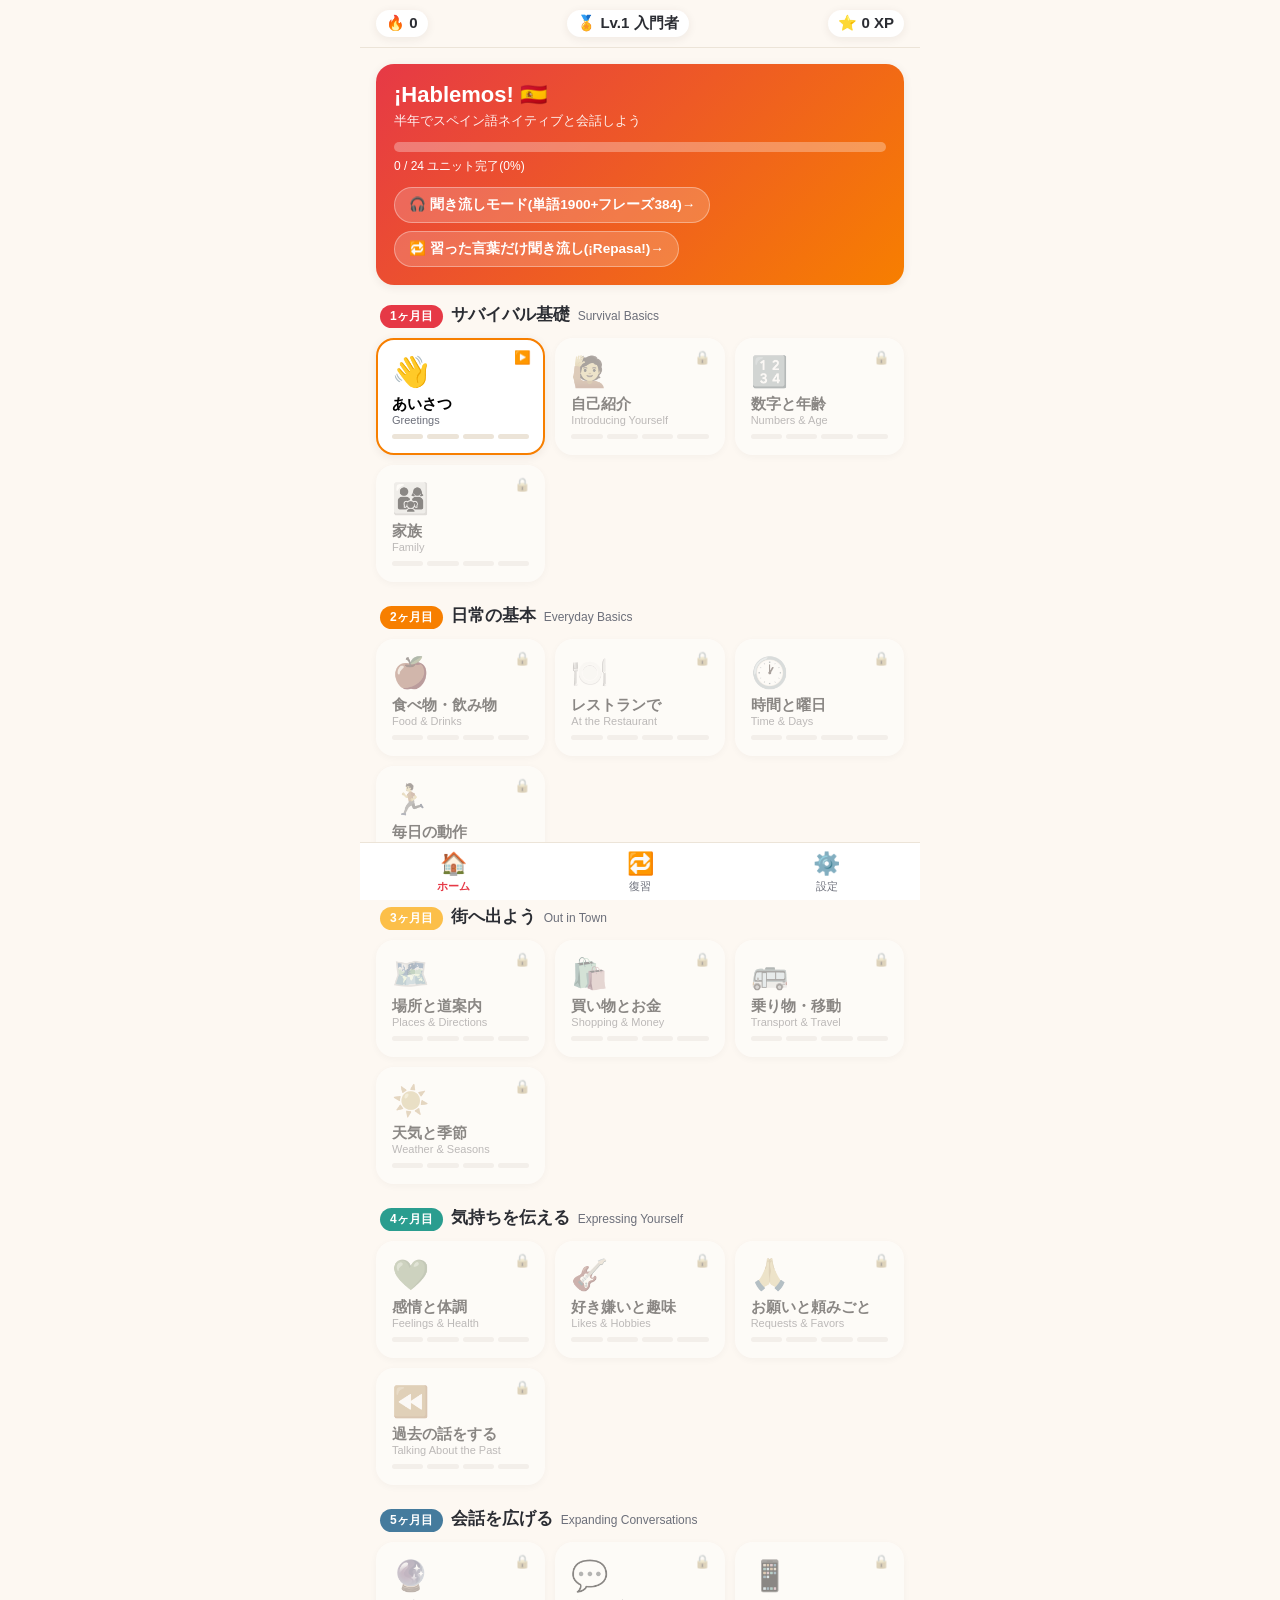
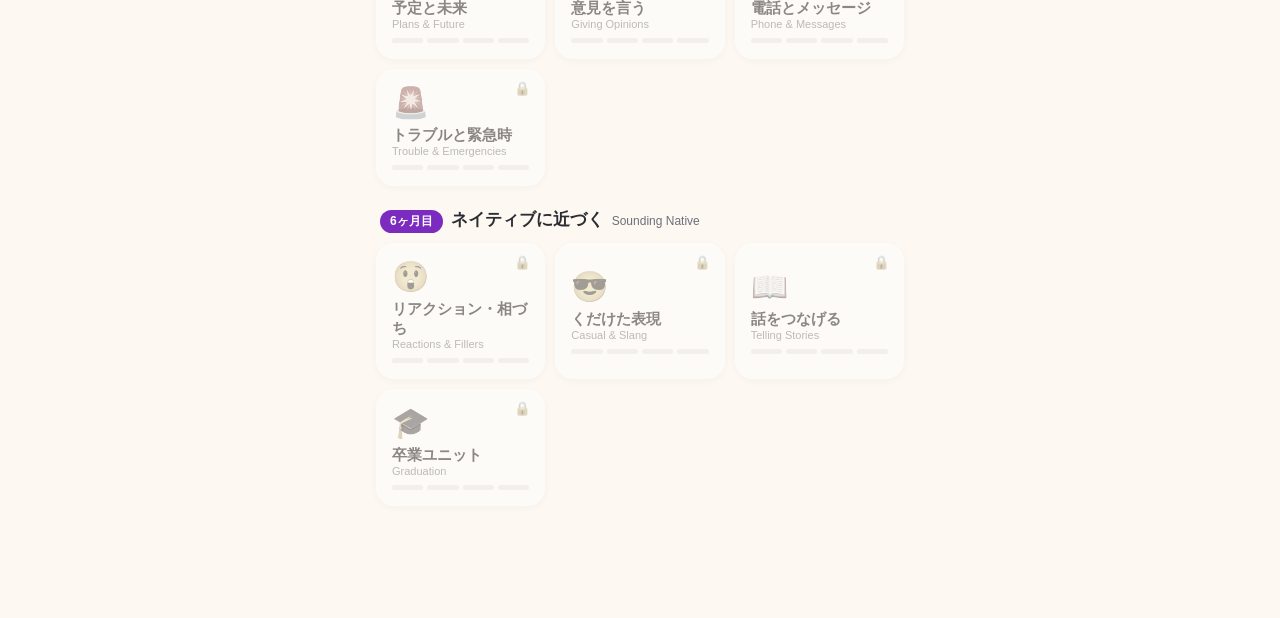
<file: index.html>
<!DOCTYPE html>
<html lang="ja">
<head>
  <meta charset="UTF-8">
  <meta name="viewport" content="width=device-width, initial-scale=1.0, viewport-fit=cover, user-scalable=no">
  <title>¡Hablemos! — 半年でスペイン語会話</title>
  <meta name="description" content="半年でスペイン語ネイティブと会話できるようになる学習アプリ">
  <meta name="theme-color" content="#e63946">
  <link rel="manifest" href="manifest.webmanifest">
  <link rel="icon" href="icon.svg" type="image/svg+xml">
  <link rel="apple-touch-icon" href="apple-touch-icon.png">
  <meta name="apple-mobile-web-app-capable" content="yes">
  <meta name="apple-mobile-web-app-status-bar-style" content="black-translucent">
  <meta name="apple-mobile-web-app-title" content="¡Hablemos!">
  <link rel="stylesheet" href="styles.css">
</head>
<body>
  <div id="app">
    <header id="topbar">
      <div class="stat" id="stat-streak" title="連続学習日数">🔥 <span>0</span></div>
      <div class="stat" id="stat-level" title="レベル">🏅 <span>Lv.1</span></div>
      <div class="stat" id="stat-xp" title="経験値">⭐ <span>0</span> XP</div>
    </header>

    <main id="screen"><!-- 画面はJSで描画 --></main>

    <nav id="tabbar">
      <button class="tab active" data-tab="home"><span class="tab-icon">🏠</span><span class="tab-label">ホーム</span></button>
      <button class="tab" data-tab="review"><span class="tab-icon">🔁</span><span class="tab-label">復習</span></button>
      <button class="tab" data-tab="settings"><span class="tab-icon">⚙️</span><span class="tab-label">設定</span></button>
    </nav>
  </div>

  <script src="data.js"></script>
  <script src="app.js"></script>
</body>
</html>
</file>
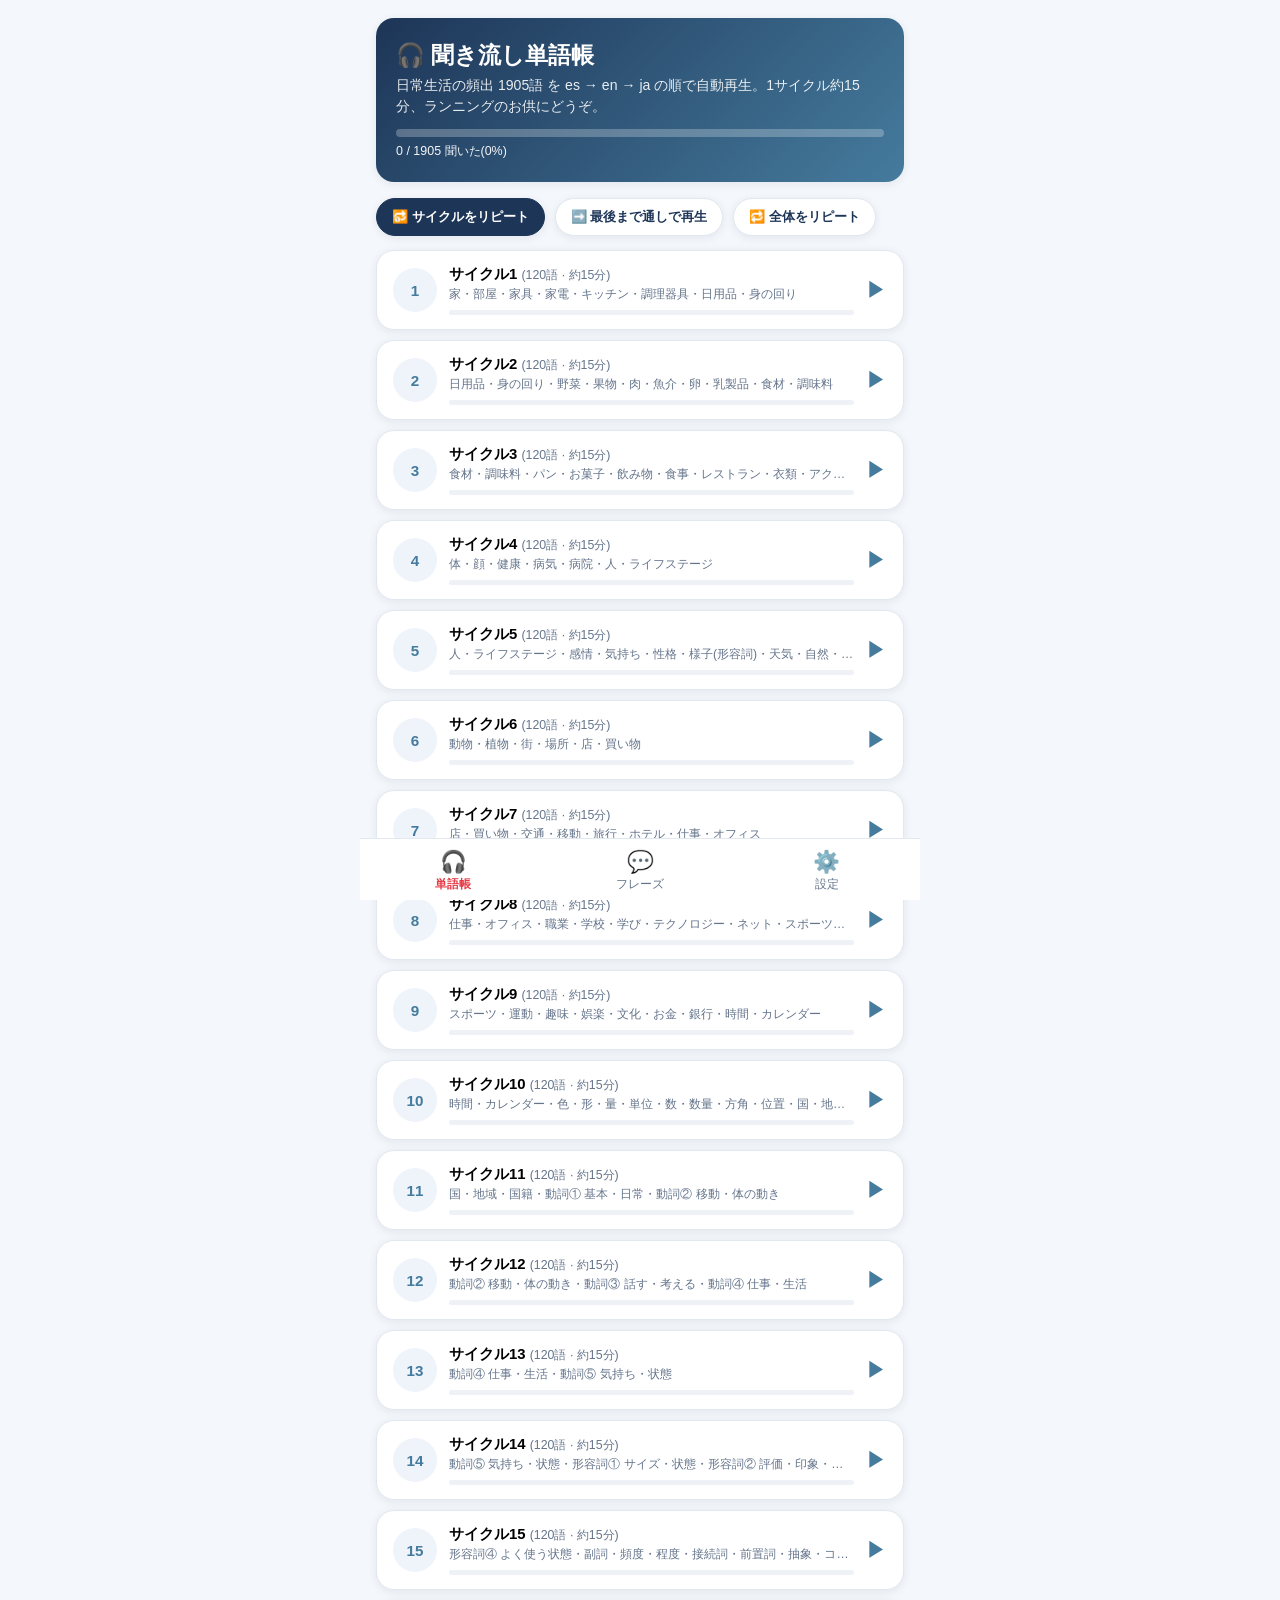
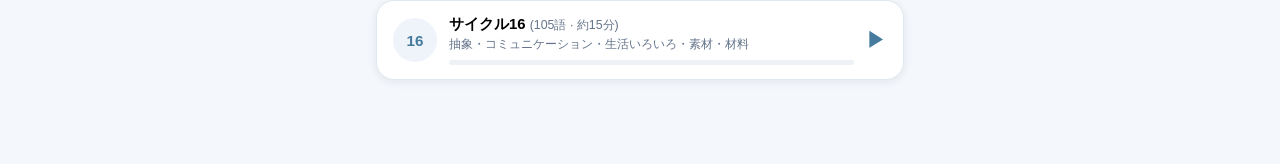
<file: listen/index.html>
<!DOCTYPE html>
<html lang="ja">
<head>
  <meta charset="UTF-8">
  <meta name="viewport" content="width=device-width, initial-scale=1.0, viewport-fit=cover, user-scalable=no">
  <title>¡Escucha! — 聞き流しスペイン語 2000語</title>
  <meta name="description" content="頻出2000単語+ネイティブフレーズを es→en→ja の順で自動読み上げ。ランニング中でも聞き流せるスペイン語アプリ">
  <meta name="theme-color" content="#1d3557">
  <link rel="manifest" href="manifest.webmanifest">
  <link rel="icon" href="icon.svg" type="image/svg+xml">
  <link rel="apple-touch-icon" href="apple-touch-icon.png">
  <meta name="apple-mobile-web-app-capable" content="yes">
  <meta name="apple-mobile-web-app-status-bar-style" content="black-translucent">
  <meta name="apple-mobile-web-app-title" content="¡Escucha!">
  <link rel="stylesheet" href="styles.css">
</head>
<body>
  <div id="app">
    <main id="screen"><!-- 画面はJSで描画 --></main>

    <nav id="tabbar">
      <button class="tab active" data-tab="words"><span class="tab-icon">🎧</span><span class="tab-label">単語帳</span></button>
      <button class="tab" data-tab="phrases"><span class="tab-icon">💬</span><span class="tab-label">フレーズ</span></button>
      <button class="tab" data-tab="settings"><span class="tab-icon">⚙️</span><span class="tab-label">設定</span></button>
    </nav>
  </div>

  <div id="nightshade" hidden>
    <div class="ns-word"></div>
    <div class="ns-hint">ダブルタップで画面に戻る</div>
  </div>

  <script src="data-words-1.js"></script>
  <script src="data-words-2.js"></script>
  <script src="data-words-3.js"></script>
  <script src="data-words-4.js"></script>
  <script src="data-words-5.js"></script>
  <script src="data-phrases.js"></script>
  <script src="app.js"></script>
</body>
</html>
</file>
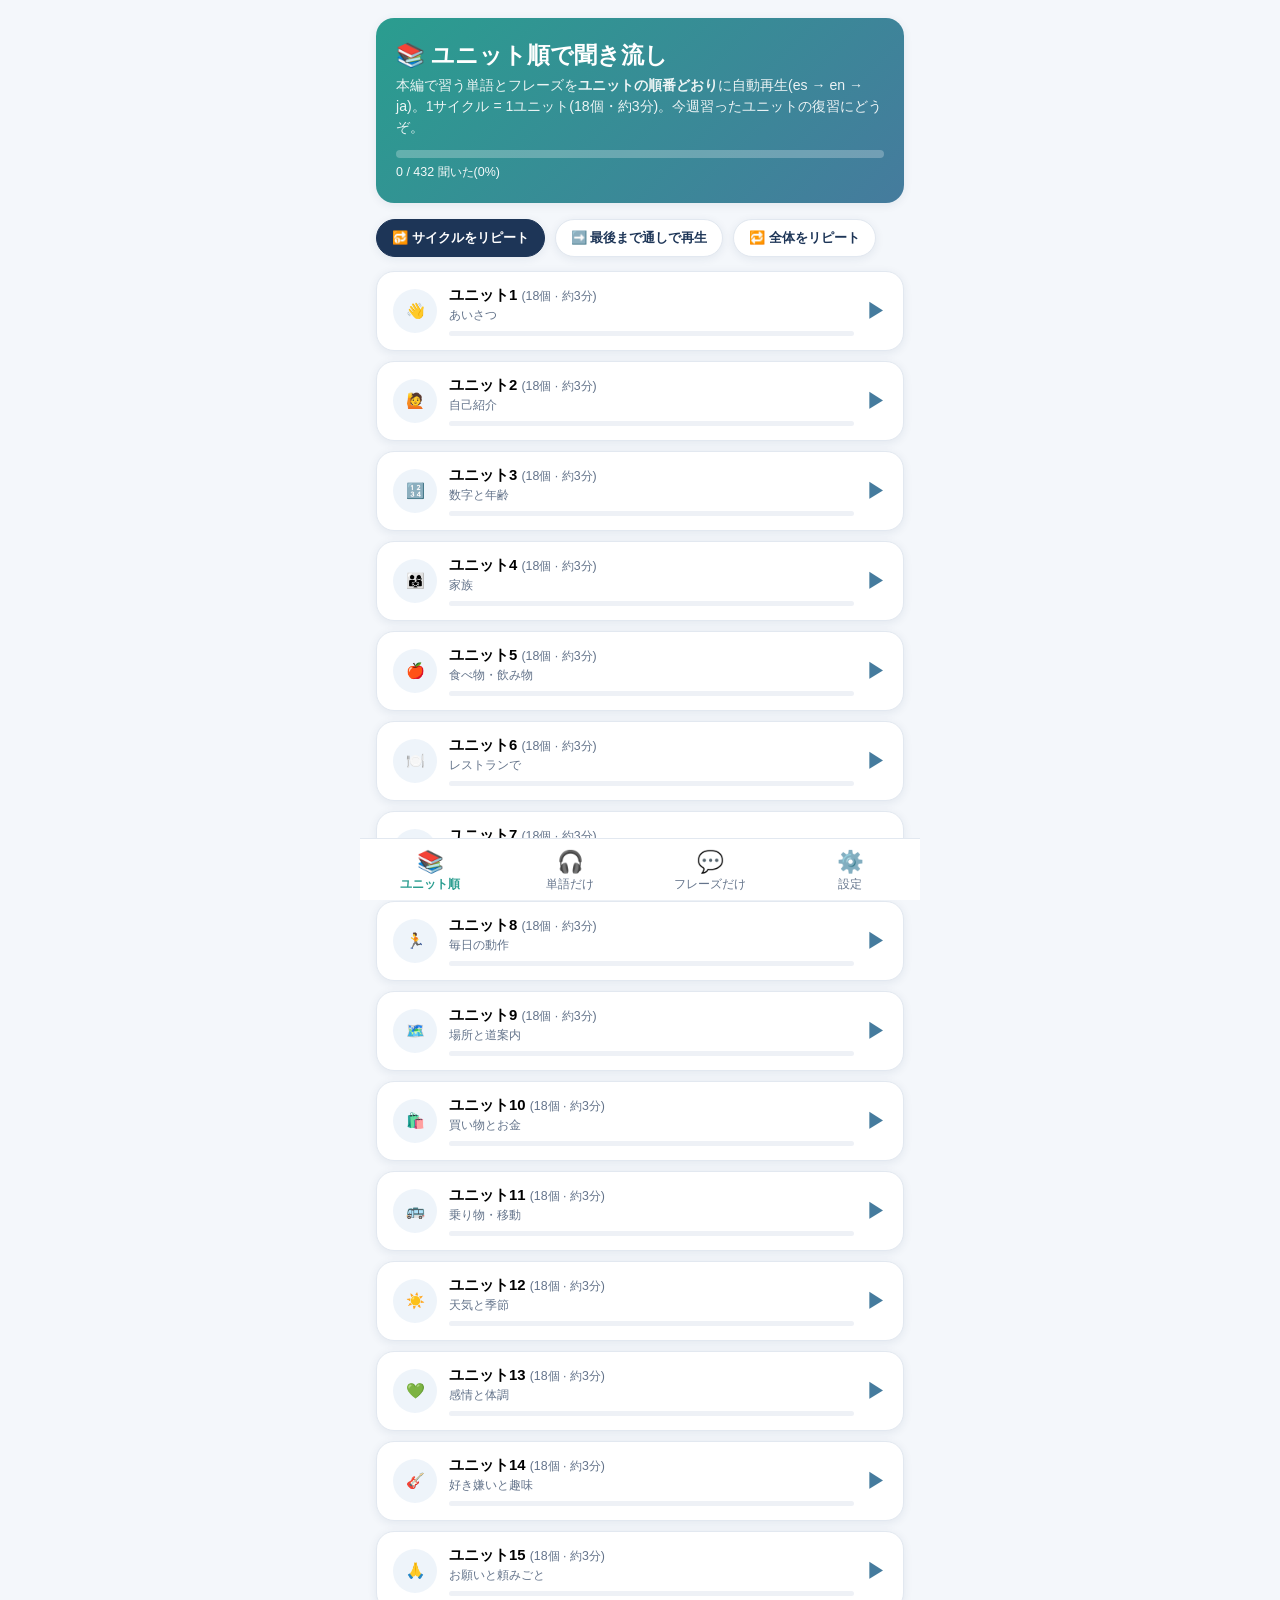
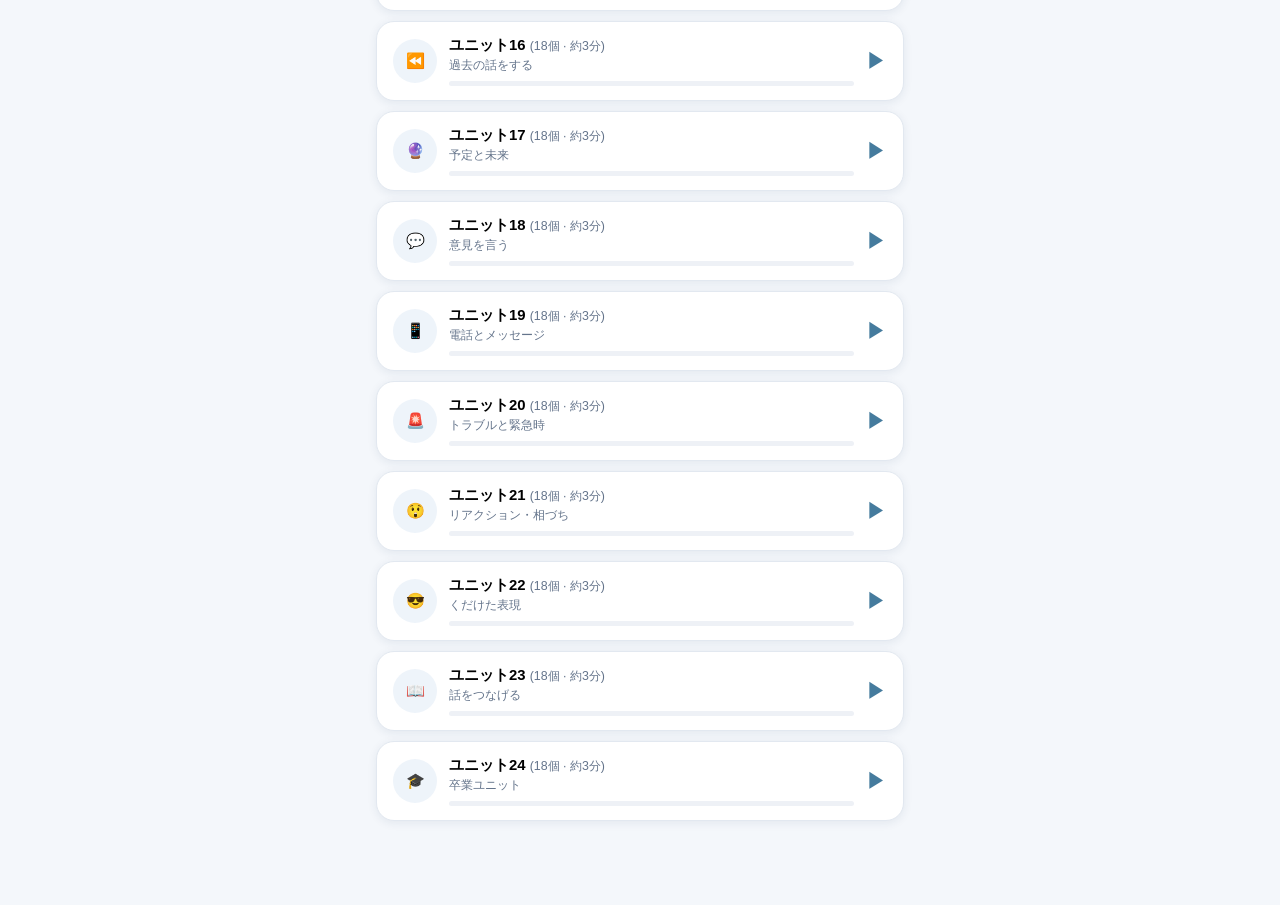
<file: repaso/index.html>
<!DOCTYPE html>
<html lang="ja">
<head>
  <meta charset="UTF-8">
  <meta name="viewport" content="width=device-width, initial-scale=1.0, viewport-fit=cover, user-scalable=no">
  <title>¡Repasa! — 本編の単語とフレーズを聞き流し</title>
  <meta name="description" content="¡Hablemos! 本編の単語288+フレーズ144を es→en→ja の順で自動読み上げ。習った言葉だけの聞き流し復習アプリ">
  <meta name="theme-color" content="#2a9d8f">
  <link rel="manifest" href="manifest.webmanifest">
  <link rel="icon" href="icon.svg" type="image/svg+xml">
  <link rel="apple-touch-icon" href="apple-touch-icon.png">
  <meta name="apple-mobile-web-app-capable" content="yes">
  <meta name="apple-mobile-web-app-status-bar-style" content="black-translucent">
  <meta name="apple-mobile-web-app-title" content="¡Repasa!">
  <link rel="stylesheet" href="styles.css">
</head>
<body>
  <div id="app">
    <main id="screen"><!-- 画面はJSで描画 --></main>

    <nav id="tabbar">
      <button class="tab active" data-tab="units"><span class="tab-icon">📚</span><span class="tab-label">ユニット順</span></button>
      <button class="tab" data-tab="words"><span class="tab-icon">🎧</span><span class="tab-label">単語だけ</span></button>
      <button class="tab" data-tab="phrases"><span class="tab-icon">💬</span><span class="tab-label">フレーズだけ</span></button>
      <button class="tab" data-tab="settings"><span class="tab-icon">⚙️</span><span class="tab-label">設定</span></button>
    </nav>
  </div>

  <div id="nightshade" hidden>
    <div class="ns-word"></div>
    <div class="ns-hint">ダブルタップで画面に戻る</div>
  </div>

  <script src="../data.js"></script>
  <script src="app.js"></script>
</body>
</html>
</file>
<file: styles.css>
/* ¡Hablemos! — モバイルファースト */
* { margin: 0; padding: 0; box-sizing: border-box; -webkit-tap-highlight-color: transparent; }

:root {
  --red: #e63946;
  --orange: #f77f00;
  --yellow: #fcbf49;
  --green: #2a9d8f;
  --blue: #457b9d;
  --purple: #7b2cbf;
  --bg: #fdf8f2;
  --card: #ffffff;
  --ink: #2b2d33;
  --ink-soft: #6c6f7a;
  --line: #ece4d8;
  --ok: #34a853;
  --ng: #e63946;
  --radius: 18px;
  --shadow: 0 2px 10px rgba(60, 40, 20, 0.08);
}

html, body { height: 100%; }
body {
  font-family: -apple-system, BlinkMacSystemFont, "Hiragino Sans", "Segoe UI", sans-serif;
  background: var(--bg);
  color: var(--ink);
  overscroll-behavior: none;
}

#app {
  max-width: 560px;
  margin: 0 auto;
  min-height: 100dvh;
  display: flex;
  flex-direction: column;
}

/* ── ヘッダー ── */
#topbar {
  display: flex;
  justify-content: space-between;
  gap: 8px;
  padding: calc(10px + env(safe-area-inset-top)) 16px 10px;
  position: sticky; top: 0; z-index: 20;
  background: rgba(253, 248, 242, 0.92);
  backdrop-filter: blur(8px);
  border-bottom: 1px solid var(--line);
}
.stat { font-weight: 700; font-size: 15px; padding: 4px 10px; border-radius: 999px; background: var(--card); box-shadow: var(--shadow); }

/* ── メイン ── */
#screen { flex: 1; padding: 16px 16px 90px; }

/* ── タブバー ── */
#tabbar {
  position: fixed; bottom: 0; left: 50%; transform: translateX(-50%);
  width: 100%; max-width: 560px;
  display: flex;
  background: var(--card);
  border-top: 1px solid var(--line);
  padding-bottom: env(safe-area-inset-bottom);
  z-index: 30;
}
.tab {
  flex: 1; border: none; background: none; padding: 8px 0 6px;
  display: flex; flex-direction: column; align-items: center; gap: 2px;
  font-size: 11px; color: var(--ink-soft); cursor: pointer;
}
.tab.active { color: var(--red); font-weight: 700; }
.tab-icon { font-size: 22px; }

/* ── ホーム(パス) ── */
.hero {
  background: linear-gradient(135deg, var(--red), var(--orange));
  color: #fff; border-radius: var(--radius); padding: 18px;
  margin-bottom: 18px; box-shadow: var(--shadow);
}
.hero h1 { font-size: 22px; margin-bottom: 4px; }
.hero p { font-size: 13px; opacity: 0.92; }
.hero .goal-bar { margin-top: 12px; background: rgba(255,255,255,0.3); border-radius: 999px; height: 10px; overflow: hidden; }
.hero .goal-fill { height: 100%; background: #fff; border-radius: 999px; transition: width 0.6s; }
.hero .goal-label { font-size: 12px; margin-top: 6px; }

.phase { margin-bottom: 22px; }
.phase-head {
  display: flex; align-items: baseline; gap: 8px; margin-bottom: 10px;
  padding-left: 4px;
}
.phase-head .badge { font-size: 12px; font-weight: 800; color: #fff; padding: 3px 10px; border-radius: 999px; }
.phase-head h2 { font-size: 17px; }
.phase-head small { color: var(--ink-soft); font-size: 12px; }

.unit-grid { display: grid; grid-template-columns: 1fr 1fr; gap: 10px; }
.unit-card {
  background: var(--card); border-radius: var(--radius); padding: 14px;
  box-shadow: var(--shadow); border: 2px solid transparent;
  cursor: pointer; text-align: left; position: relative;
  transition: transform 0.1s;
}
.unit-card:active { transform: scale(0.97); }
.unit-card .u-icon { font-size: 30px; }
.unit-card .u-title { font-weight: 800; font-size: 15px; margin-top: 6px; }
.unit-card .u-en { font-size: 11px; color: var(--ink-soft); }
.unit-card .u-progress { display: flex; gap: 4px; margin-top: 8px; }
.unit-card .u-dot { width: 100%; height: 5px; border-radius: 3px; background: var(--line); }
.unit-card .u-dot.done { background: var(--ok); }
.unit-card.locked { opacity: 0.45; filter: grayscale(0.7); }
.unit-card.locked::after { content: "🔒"; position: absolute; top: 10px; right: 12px; }
.unit-card.completed { border-color: var(--ok); }
.unit-card.completed::after { content: "✅"; position: absolute; top: 10px; right: 12px; }
.unit-card.current { border-color: var(--orange); }
.unit-card.current::after { content: "▶️"; position: absolute; top: 10px; right: 12px; }

/* ── ユニット画面 ── */
.back-btn {
  border: none; background: none; color: var(--ink-soft); font-size: 15px;
  padding: 4px 0 12px; cursor: pointer; font-weight: 600;
}
.unit-header { text-align: center; margin-bottom: 20px; }
.unit-header .big-icon { font-size: 54px; }
.unit-header h1 { font-size: 22px; margin-top: 4px; }
.unit-header p { color: var(--ink-soft); font-size: 13px; }

.step-list { display: flex; flex-direction: column; gap: 12px; }
.step-card {
  display: flex; align-items: center; gap: 14px;
  background: var(--card); border-radius: var(--radius); padding: 16px;
  box-shadow: var(--shadow); border: 2px solid transparent; cursor: pointer;
  width: 100%; text-align: left; font-family: inherit;
}
.step-card:active { transform: scale(0.98); }
.step-card .s-icon { font-size: 30px; }
.step-card .s-name { font-weight: 800; font-size: 16px; color: var(--ink); }
.step-card .s-desc { font-size: 12px; color: var(--ink-soft); margin-top: 2px; }
.step-card .s-check { margin-left: auto; font-size: 20px; }
.step-card.done { border-color: var(--ok); }
.step-card.locked { opacity: 0.45; pointer-events: none; }

/* ── レッスン共通 ── */
.lesson-top { display: flex; align-items: center; gap: 10px; margin-bottom: 18px; }
.lesson-top .quit { border: none; background: none; font-size: 22px; color: var(--ink-soft); cursor: pointer; }
.progress-track { flex: 1; height: 12px; background: var(--line); border-radius: 999px; overflow: hidden; }
.progress-fill { height: 100%; background: var(--ok); border-radius: 999px; transition: width 0.3s; }

.prompt-label { text-align: center; color: var(--ink-soft); font-size: 14px; font-weight: 700; margin-bottom: 12px; }

.flashcard {
  background: var(--card); border-radius: var(--radius); box-shadow: var(--shadow);
  padding: 30px 20px; text-align: center; min-height: 280px;
  display: flex; flex-direction: column; justify-content: center; gap: 10px;
  cursor: pointer;
}
.flashcard .es { font-size: 30px; font-weight: 800; color: var(--red); }
.flashcard .kind-tag { font-size: 11px; color: #fff; background: var(--blue); border-radius: 999px; padding: 3px 10px; align-self: center; }
.flashcard .en { font-size: 17px; color: var(--blue); font-weight: 600; }
.flashcard .ja { font-size: 17px; }
.flashcard .hint { font-size: 13px; color: var(--ink-soft); margin-top: 10px; }
.divider { border: none; border-top: 1px dashed var(--line); margin: 8px 24px; }

.audio-btn {
  border: none; background: var(--yellow); color: var(--ink);
  font-size: 26px; width: 64px; height: 64px; border-radius: 50%;
  cursor: pointer; box-shadow: var(--shadow); align-self: center;
}
.audio-btn.small { width: 44px; height: 44px; font-size: 18px; }
.audio-btn:active { transform: scale(0.92); }

.btn-row { display: flex; gap: 10px; margin-top: 18px; }
.btn {
  flex: 1; border: none; border-radius: var(--radius); padding: 15px;
  font-size: 16px; font-weight: 800; cursor: pointer; font-family: inherit;
  box-shadow: var(--shadow);
}
.btn:active { transform: scale(0.97); }
.btn.primary { background: var(--green); color: #fff; }
.btn.secondary { background: var(--card); color: var(--ink); border: 2px solid var(--line); }
.btn.danger { background: var(--red); color: #fff; }
.btn:disabled { opacity: 0.4; pointer-events: none; }

/* ── クイズ ── */
.quiz-question {
  background: var(--card); border-radius: var(--radius); box-shadow: var(--shadow);
  padding: 22px 18px; text-align: center; margin-bottom: 16px;
}
.quiz-question .q-es { font-size: 26px; font-weight: 800; color: var(--red); margin-top: 10px; }
.quiz-question .q-meaning-en { font-size: 16px; color: var(--blue); font-weight: 600; }
.quiz-question .q-meaning-ja { font-size: 17px; font-weight: 700; margin-top: 2px; }
.choices { display: flex; flex-direction: column; gap: 10px; }
.choice {
  background: var(--card); border: 2px solid var(--line); border-radius: var(--radius);
  padding: 14px; text-align: left; cursor: pointer; font-family: inherit; font-size: 15px;
}
.choice .c-en { color: var(--blue); font-size: 13px; font-weight: 600; }
.choice .c-ja { font-weight: 700; font-size: 15px; }
.choice .c-es { font-weight: 800; font-size: 17px; color: var(--ink); }
.choice.correct { border-color: var(--ok); background: #e9f7ee; }
.choice.wrong { border-color: var(--ng); background: #fdeaea; }
.choice:disabled { cursor: default; }

.feedback { text-align: center; font-weight: 800; font-size: 17px; margin-top: 14px; min-height: 26px; }
.feedback.ok { color: var(--ok); }
.feedback.ng { color: var(--ng); }

/* ── スピーキング ── */
.mic-btn {
  border: none; width: 92px; height: 92px; border-radius: 50%;
  background: var(--red); color: #fff; font-size: 40px; cursor: pointer;
  box-shadow: 0 4px 16px rgba(230, 57, 70, 0.4);
  display: block; margin: 20px auto 8px;
  transition: transform 0.15s;
}
.mic-btn.listening { animation: pulse 1s infinite; background: var(--green); }
@keyframes pulse { 0%,100% { transform: scale(1); } 50% { transform: scale(1.1); } }
.mic-hint { text-align: center; color: var(--ink-soft); font-size: 13px; }
.heard { text-align: center; margin-top: 14px; font-size: 16px; min-height: 24px; }
.heard b { color: var(--purple); }

/* ── 結果画面 ── */
.result-screen { text-align: center; padding: 40px 10px; }
.result-screen .big { font-size: 64px; }
.result-screen h1 { font-size: 24px; margin: 10px 0 6px; }
.result-screen p { color: var(--ink-soft); margin-bottom: 20px; }
.xp-pop { font-size: 20px; font-weight: 800; color: var(--orange); margin-bottom: 20px; }

/* ── 復習・設定 ── */
.section-title { font-size: 19px; font-weight: 800; margin: 6px 0 12px; }
.info-card {
  background: var(--card); border-radius: var(--radius); box-shadow: var(--shadow);
  padding: 16px; margin-bottom: 12px;
}
.info-card h3 { font-size: 15px; margin-bottom: 6px; }
.info-card p { font-size: 13px; color: var(--ink-soft); }
.weak-item { display: flex; align-items: center; gap: 10px; padding: 10px 0; border-bottom: 1px solid var(--line); }
.weak-item:last-child { border-bottom: none; }
.weak-item .w-es { font-weight: 800; color: var(--red); }
.weak-item .w-meaning { font-size: 12px; color: var(--ink-soft); }
.weak-item .w-count { margin-left: auto; font-size: 12px; color: var(--ng); font-weight: 700; white-space: nowrap; }

.setting-row { display: flex; align-items: center; justify-content: space-between; gap: 12px; padding: 12px 0; border-bottom: 1px solid var(--line); }
.setting-row:last-child { border-bottom: none; }
.setting-row label { font-weight: 700; font-size: 14px; }
.setting-row input[type="range"] { width: 140px; accent-color: var(--red); }
.setting-row select { padding: 6px 10px; border-radius: 10px; border: 1px solid var(--line); font-size: 13px; max-width: 180px; background: var(--card); }

/* ── 紙吹雪 ── */
.confetti-piece {
  position: fixed; top: -20px; font-size: 24px; z-index: 100;
  animation: fall linear forwards; pointer-events: none;
}
@keyframes fall {
  to { transform: translateY(110vh) rotate(720deg); opacity: 0.6; }
}

@media (min-width: 480px) {
  .unit-grid { grid-template-columns: 1fr 1fr 1fr; }
}
</file>
<file: listen/styles.css>
/* ¡Escucha! — 聞き流しスペイン語 */
* { margin: 0; padding: 0; box-sizing: border-box; -webkit-tap-highlight-color: transparent; }

:root {
  --bg: #f4f7fb;
  --card: #ffffff;
  --ink: #1d3557;
  --sub: #64748b;
  --accent: #1d3557;
  --accent2: #457b9d;
  --hot: #e63946;
  --ok: #2a9d8f;
  --line: #e2e8f0;
  --radius: 18px;
  --shadow: 0 2px 10px rgba(29, 53, 87, .08);
}

html { font-size: 16px; }
body {
  font-family: -apple-system, BlinkMacSystemFont, "Hiragino Sans", "Noto Sans JP", sans-serif;
  background: var(--bg);
  color: var(--ink);
  min-height: 100dvh;
}

#app { max-width: 560px; margin: 0 auto; min-height: 100dvh; display: flex; flex-direction: column; }
#screen { flex: 1; padding: 18px 16px calc(84px + env(safe-area-inset-bottom)); }

/* ── タブバー ── */
#tabbar {
  position: fixed; bottom: 0; left: 0; right: 0;
  max-width: 560px; margin: 0 auto;
  display: flex; background: var(--card);
  border-top: 1px solid var(--line);
  padding-bottom: env(safe-area-inset-bottom);
  z-index: 20;
}
.tab {
  flex: 1; padding: 10px 0 8px; border: none; background: none;
  display: flex; flex-direction: column; align-items: center; gap: 2px;
  color: var(--sub); font-size: .72rem; cursor: pointer;
}
.tab.active { color: var(--hot); font-weight: 700; }
.tab-icon { font-size: 1.35rem; }

/* ── 共通 ── */
.hero {
  background: linear-gradient(135deg, #1d3557, #457b9d);
  color: #fff; border-radius: var(--radius);
  padding: 22px 20px; margin-bottom: 16px;
  box-shadow: var(--shadow);
}
.hero h1 { font-size: 1.45rem; margin-bottom: 4px; }
.hero p { opacity: .9; font-size: .88rem; line-height: 1.5; }
.hero .total-bar { height: 8px; background: rgba(255,255,255,.25); border-radius: 4px; margin-top: 12px; overflow: hidden; }
.hero .total-fill { height: 100%; background: #ffd166; border-radius: 4px; transition: width .4s; }
.hero .total-label { font-size: .78rem; margin-top: 6px; opacity: .95; }

.section-title { font-size: 1.05rem; font-weight: 800; margin: 18px 2px 10px; }

.resume-card {
  display: flex; align-items: center; gap: 14px;
  width: 100%; text-align: left;
  background: linear-gradient(135deg, #e63946, #f77f00);
  color: #fff; border: none; border-radius: var(--radius);
  padding: 16px 18px; margin-bottom: 14px;
  box-shadow: var(--shadow); cursor: pointer;
}
.resume-card .r-icon { font-size: 1.9rem; }
.resume-card .r-title { font-weight: 800; font-size: 1rem; }
.resume-card .r-sub { font-size: .8rem; opacity: .92; margin-top: 2px; }

.cycle-list { display: flex; flex-direction: column; gap: 10px; }
.cycle-card {
  display: flex; align-items: center; gap: 12px;
  width: 100%; text-align: left;
  background: var(--card); border: 1px solid var(--line);
  border-radius: var(--radius); padding: 14px 16px;
  cursor: pointer; box-shadow: var(--shadow);
}
.cycle-card:active { transform: scale(.985); }
.cycle-card .c-num {
  flex: none; width: 44px; height: 44px; border-radius: 50%;
  background: #eef4fa; color: var(--accent2);
  display: flex; align-items: center; justify-content: center;
  font-weight: 800; font-size: .95rem;
}
.cycle-card.done .c-num { background: var(--ok); color: #fff; }
.cycle-card.current .c-num { background: var(--hot); color: #fff; }
.cycle-card .c-main { flex: 1; min-width: 0; }
.cycle-card .c-title { font-weight: 700; font-size: .93rem; }
.cycle-card .c-cats { font-size: .76rem; color: var(--sub); margin-top: 2px; white-space: nowrap; overflow: hidden; text-overflow: ellipsis; }
.cycle-card .c-bar { height: 5px; background: #eef1f6; border-radius: 3px; margin-top: 7px; overflow: hidden; }
.cycle-card .c-fill { height: 100%; background: var(--ok); border-radius: 3px; }
.cycle-card .c-play { flex: none; font-size: 1.3rem; color: var(--accent2); }

/* ── プレイヤー ── */
.player { display: flex; flex-direction: column; min-height: calc(100dvh - 120px); }
.player-top { display: flex; align-items: center; gap: 10px; margin-bottom: 10px; }
.back-btn {
  border: none; background: var(--card); color: var(--ink);
  border-radius: 12px; padding: 9px 14px; font-size: .88rem; font-weight: 700;
  cursor: pointer; box-shadow: var(--shadow);
}
.player-cycle { font-weight: 800; font-size: .95rem; }
.player-count { margin-left: auto; font-size: .82rem; color: var(--sub); font-variant-numeric: tabular-nums; }

.player-bar { height: 7px; background: #e6ebf2; border-radius: 4px; overflow: hidden; margin-bottom: 14px; }
.player-fill { height: 100%; background: linear-gradient(90deg, var(--hot), #f77f00); border-radius: 4px; transition: width .3s; }

.now-card {
  background: var(--card); border-radius: 22px;
  box-shadow: var(--shadow); padding: 30px 22px;
  text-align: center; flex: 1;
  display: flex; flex-direction: column; justify-content: center; gap: 14px;
  min-height: 260px;
}
.now-card .n-cat { font-size: .8rem; color: var(--sub); font-weight: 700; }
.now-card .n-es { font-size: 2rem; font-weight: 800; color: var(--ink); line-height: 1.3; overflow-wrap: break-word; }
.now-card .n-en { font-size: 1.02rem; color: var(--accent2); }
.now-card .n-ja { font-size: 1.02rem; color: var(--sub); }
.now-card.speaking .n-es { color: var(--hot); }

.player-controls {
  display: flex; align-items: center; justify-content: center; gap: 18px;
  margin: 18px 0 10px;
}
.pc-btn {
  border: none; background: var(--card); color: var(--ink);
  width: 58px; height: 58px; border-radius: 50%;
  font-size: 1.45rem; cursor: pointer; box-shadow: var(--shadow);
  display: flex; align-items: center; justify-content: center;
}
.pc-btn.main {
  width: 76px; height: 76px; font-size: 1.9rem;
  background: linear-gradient(135deg, #e63946, #f77f00); color: #fff;
}
.pc-btn:active { transform: scale(.94); }

.player-sub-controls { display: flex; justify-content: center; gap: 10px; flex-wrap: wrap; }
.chip-btn {
  border: 1px solid var(--line); background: var(--card); color: var(--ink);
  border-radius: 999px; padding: 9px 15px; font-size: .82rem; font-weight: 700;
  cursor: pointer; box-shadow: var(--shadow);
}
.chip-btn.on { background: var(--accent); color: #fff; border-color: var(--accent); }

/* ── 情報カード・設定 ── */
.info-card {
  background: var(--card); border-radius: var(--radius);
  box-shadow: var(--shadow); padding: 16px 18px; margin-bottom: 14px;
}
.info-card h3 { font-size: .98rem; margin-bottom: 8px; }
.info-card p { font-size: .86rem; color: var(--sub); line-height: 1.75; }
.info-card b { color: var(--ink); }

.setting-row { margin: 14px 0; }
.setting-row label { display: flex; justify-content: space-between; font-size: .9rem; font-weight: 700; margin-bottom: 8px; }
.setting-row input[type="range"] { width: 100%; accent-color: var(--hot); }
.setting-row select {
  width: 100%; padding: 10px 12px; border-radius: 12px;
  border: 1px solid var(--line); background: #fff; font-size: .9rem; color: var(--ink);
}
.toggle-row { display: flex; justify-content: space-between; align-items: center; margin: 14px 0; }
.toggle-row .t-label { font-size: .9rem; font-weight: 700; }
.toggle-row .t-desc { font-size: .76rem; color: var(--sub); margin-top: 2px; }
.switch { position: relative; width: 52px; height: 30px; flex: none; }
.switch input { opacity: 0; width: 0; height: 0; }
.switch .knob {
  position: absolute; inset: 0; background: #cbd5e1; border-radius: 999px;
  transition: .2s; cursor: pointer;
}
.switch .knob::after {
  content: ""; position: absolute; top: 3px; left: 3px;
  width: 24px; height: 24px; background: #fff; border-radius: 50%;
  transition: .2s; box-shadow: 0 1px 4px rgba(0,0,0,.2);
}
.switch input:checked + .knob { background: var(--ok); }
.switch input:checked + .knob::after { transform: translateX(22px); }

.btn {
  display: block; width: 100%; padding: 13px; border: none;
  border-radius: 14px; font-size: .95rem; font-weight: 800; cursor: pointer;
}
.btn.danger { background: #fdeaea; color: var(--hot); }

/* ── 黒画面(ランニング)モード ── */
#nightshade {
  position: fixed; inset: 0; background: #000; z-index: 100;
  display: flex; flex-direction: column; align-items: center; justify-content: center;
  gap: 20px;
}
#nightshade[hidden] { display: none; }
#nightshade .ns-word { color: #2e2e2e; font-size: 1.5rem; font-weight: 700; text-align: center; padding: 0 24px; }
#nightshade .ns-hint { color: #232323; font-size: .8rem; }
</file>
<file: repaso/styles.css>
/* ¡Repasa! — 本編の単語とフレーズを聞き流し */
* { margin: 0; padding: 0; box-sizing: border-box; -webkit-tap-highlight-color: transparent; }

:root {
  --bg: #f4f7fb;
  --card: #ffffff;
  --ink: #1d3557;
  --sub: #64748b;
  --accent: #1d3557;
  --accent2: #457b9d;
  --hot: #e63946;
  --ok: #2a9d8f;
  --line: #e2e8f0;
  --radius: 18px;
  --shadow: 0 2px 10px rgba(29, 53, 87, .08);
}

html { font-size: 16px; }
body {
  font-family: -apple-system, BlinkMacSystemFont, "Hiragino Sans", "Noto Sans JP", sans-serif;
  background: var(--bg);
  color: var(--ink);
  min-height: 100dvh;
}

#app { max-width: 560px; margin: 0 auto; min-height: 100dvh; display: flex; flex-direction: column; }
#screen { flex: 1; padding: 18px 16px calc(84px + env(safe-area-inset-bottom)); }

/* ── タブバー ── */
#tabbar {
  position: fixed; bottom: 0; left: 0; right: 0;
  max-width: 560px; margin: 0 auto;
  display: flex; background: var(--card);
  border-top: 1px solid var(--line);
  padding-bottom: env(safe-area-inset-bottom);
  z-index: 20;
}
.tab {
  flex: 1; padding: 10px 0 8px; border: none; background: none;
  display: flex; flex-direction: column; align-items: center; gap: 2px;
  color: var(--sub); font-size: .72rem; cursor: pointer;
}
.tab.active { color: var(--ok); font-weight: 700; }
.tab-icon { font-size: 1.35rem; }

/* ── 共通 ── */
.hero {
  background: linear-gradient(135deg, #2a9d8f, #457b9d);
  color: #fff; border-radius: var(--radius);
  padding: 22px 20px; margin-bottom: 16px;
  box-shadow: var(--shadow);
}
.hero h1 { font-size: 1.45rem; margin-bottom: 4px; }
.hero p { opacity: .9; font-size: .88rem; line-height: 1.5; }
.hero .total-bar { height: 8px; background: rgba(255,255,255,.25); border-radius: 4px; margin-top: 12px; overflow: hidden; }
.hero .total-fill { height: 100%; background: #ffd166; border-radius: 4px; transition: width .4s; }
.hero .total-label { font-size: .78rem; margin-top: 6px; opacity: .95; }

.section-title { font-size: 1.05rem; font-weight: 800; margin: 18px 2px 10px; }

.resume-card {
  display: flex; align-items: center; gap: 14px;
  width: 100%; text-align: left;
  background: linear-gradient(135deg, #2a9d8f, #1f7a6e);
  color: #fff; border: none; border-radius: var(--radius);
  padding: 16px 18px; margin-bottom: 14px;
  box-shadow: var(--shadow); cursor: pointer;
}
.resume-card .r-icon { font-size: 1.9rem; }
.resume-card .r-title { font-weight: 800; font-size: 1rem; }
.resume-card .r-sub { font-size: .8rem; opacity: .92; margin-top: 2px; }

.cycle-list { display: flex; flex-direction: column; gap: 10px; }
.cycle-card {
  display: flex; align-items: center; gap: 12px;
  width: 100%; text-align: left;
  background: var(--card); border: 1px solid var(--line);
  border-radius: var(--radius); padding: 14px 16px;
  cursor: pointer; box-shadow: var(--shadow);
}
.cycle-card:active { transform: scale(.985); }
.cycle-card .c-num {
  flex: none; width: 44px; height: 44px; border-radius: 50%;
  background: #eef4fa; color: var(--accent2);
  display: flex; align-items: center; justify-content: center;
  font-weight: 800; font-size: .95rem;
}
.cycle-card.done .c-num { background: var(--ok); color: #fff; }
.cycle-card.current .c-num { background: var(--ok); color: #fff; }
.cycle-card .c-main { flex: 1; min-width: 0; }
.cycle-card .c-title { font-weight: 700; font-size: .93rem; }
.cycle-card .c-cats { font-size: .76rem; color: var(--sub); margin-top: 2px; white-space: nowrap; overflow: hidden; text-overflow: ellipsis; }
.cycle-card .c-bar { height: 5px; background: #eef1f6; border-radius: 3px; margin-top: 7px; overflow: hidden; }
.cycle-card .c-fill { height: 100%; background: var(--ok); border-radius: 3px; }
.cycle-card .c-play { flex: none; font-size: 1.3rem; color: var(--accent2); }

/* ── プレイヤー ── */
.player { display: flex; flex-direction: column; min-height: calc(100dvh - 120px); }
.player-top { display: flex; align-items: center; gap: 10px; margin-bottom: 10px; }
.back-btn {
  border: none; background: var(--card); color: var(--ink);
  border-radius: 12px; padding: 9px 14px; font-size: .88rem; font-weight: 700;
  cursor: pointer; box-shadow: var(--shadow);
}
.player-cycle { font-weight: 800; font-size: .95rem; }
.player-count { margin-left: auto; font-size: .82rem; color: var(--sub); font-variant-numeric: tabular-nums; }

.player-bar { height: 7px; background: #e6ebf2; border-radius: 4px; overflow: hidden; margin-bottom: 14px; }
.player-fill { height: 100%; background: linear-gradient(90deg, #2a9d8f, #ffd166); border-radius: 4px; transition: width .3s; }

.now-card {
  background: var(--card); border-radius: 22px;
  box-shadow: var(--shadow); padding: 30px 22px;
  text-align: center; flex: 1;
  display: flex; flex-direction: column; justify-content: center; gap: 14px;
  min-height: 260px;
}
.now-card .n-cat { font-size: .8rem; color: var(--sub); font-weight: 700; }
.now-card .n-es { font-size: 2rem; font-weight: 800; color: var(--ink); line-height: 1.3; overflow-wrap: break-word; }
.now-card .n-en { font-size: 1.02rem; color: var(--accent2); }
.now-card .n-ja { font-size: 1.02rem; color: var(--sub); }
.now-card.speaking .n-es { color: var(--ok); }

.player-controls {
  display: flex; align-items: center; justify-content: center; gap: 18px;
  margin: 18px 0 10px;
}
.pc-btn {
  border: none; background: var(--card); color: var(--ink);
  width: 58px; height: 58px; border-radius: 50%;
  font-size: 1.45rem; cursor: pointer; box-shadow: var(--shadow);
  display: flex; align-items: center; justify-content: center;
}
.pc-btn.main {
  width: 76px; height: 76px; font-size: 1.9rem;
  background: linear-gradient(135deg, #2a9d8f, #1f7a6e); color: #fff;
}
.pc-btn:active { transform: scale(.94); }

.player-sub-controls { display: flex; justify-content: center; gap: 10px; flex-wrap: wrap; }
.chip-btn {
  border: 1px solid var(--line); background: var(--card); color: var(--ink);
  border-radius: 999px; padding: 9px 15px; font-size: .82rem; font-weight: 700;
  cursor: pointer; box-shadow: var(--shadow);
}
.chip-btn.on { background: var(--accent); color: #fff; border-color: var(--accent); }

/* ── 情報カード・設定 ── */
.info-card {
  background: var(--card); border-radius: var(--radius);
  box-shadow: var(--shadow); padding: 16px 18px; margin-bottom: 14px;
}
.info-card h3 { font-size: .98rem; margin-bottom: 8px; }
.info-card p { font-size: .86rem; color: var(--sub); line-height: 1.75; }
.info-card b { color: var(--ink); }

.setting-row { margin: 14px 0; }
.setting-row label { display: flex; justify-content: space-between; font-size: .9rem; font-weight: 700; margin-bottom: 8px; }
.setting-row input[type="range"] { width: 100%; accent-color: var(--hot); }
.setting-row select {
  width: 100%; padding: 10px 12px; border-radius: 12px;
  border: 1px solid var(--line); background: #fff; font-size: .9rem; color: var(--ink);
}
.toggle-row { display: flex; justify-content: space-between; align-items: center; margin: 14px 0; }
.toggle-row .t-label { font-size: .9rem; font-weight: 700; }
.toggle-row .t-desc { font-size: .76rem; color: var(--sub); margin-top: 2px; }
.switch { position: relative; width: 52px; height: 30px; flex: none; }
.switch input { opacity: 0; width: 0; height: 0; }
.switch .knob {
  position: absolute; inset: 0; background: #cbd5e1; border-radius: 999px;
  transition: .2s; cursor: pointer;
}
.switch .knob::after {
  content: ""; position: absolute; top: 3px; left: 3px;
  width: 24px; height: 24px; background: #fff; border-radius: 50%;
  transition: .2s; box-shadow: 0 1px 4px rgba(0,0,0,.2);
}
.switch input:checked + .knob { background: var(--ok); }
.switch input:checked + .knob::after { transform: translateX(22px); }

.btn {
  display: block; width: 100%; padding: 13px; border: none;
  border-radius: 14px; font-size: .95rem; font-weight: 800; cursor: pointer;
}
.btn.danger { background: #fdeaea; color: var(--hot); }

/* ── 黒画面(ランニング)モード ── */
#nightshade {
  position: fixed; inset: 0; background: #000; z-index: 100;
  display: flex; flex-direction: column; align-items: center; justify-content: center;
  gap: 20px;
}
#nightshade[hidden] { display: none; }
#nightshade .ns-word { color: #2e2e2e; font-size: 1.5rem; font-weight: 700; text-align: center; padding: 0 24px; }
#nightshade .ns-hint { color: #232323; font-size: .8rem; }
</file>
